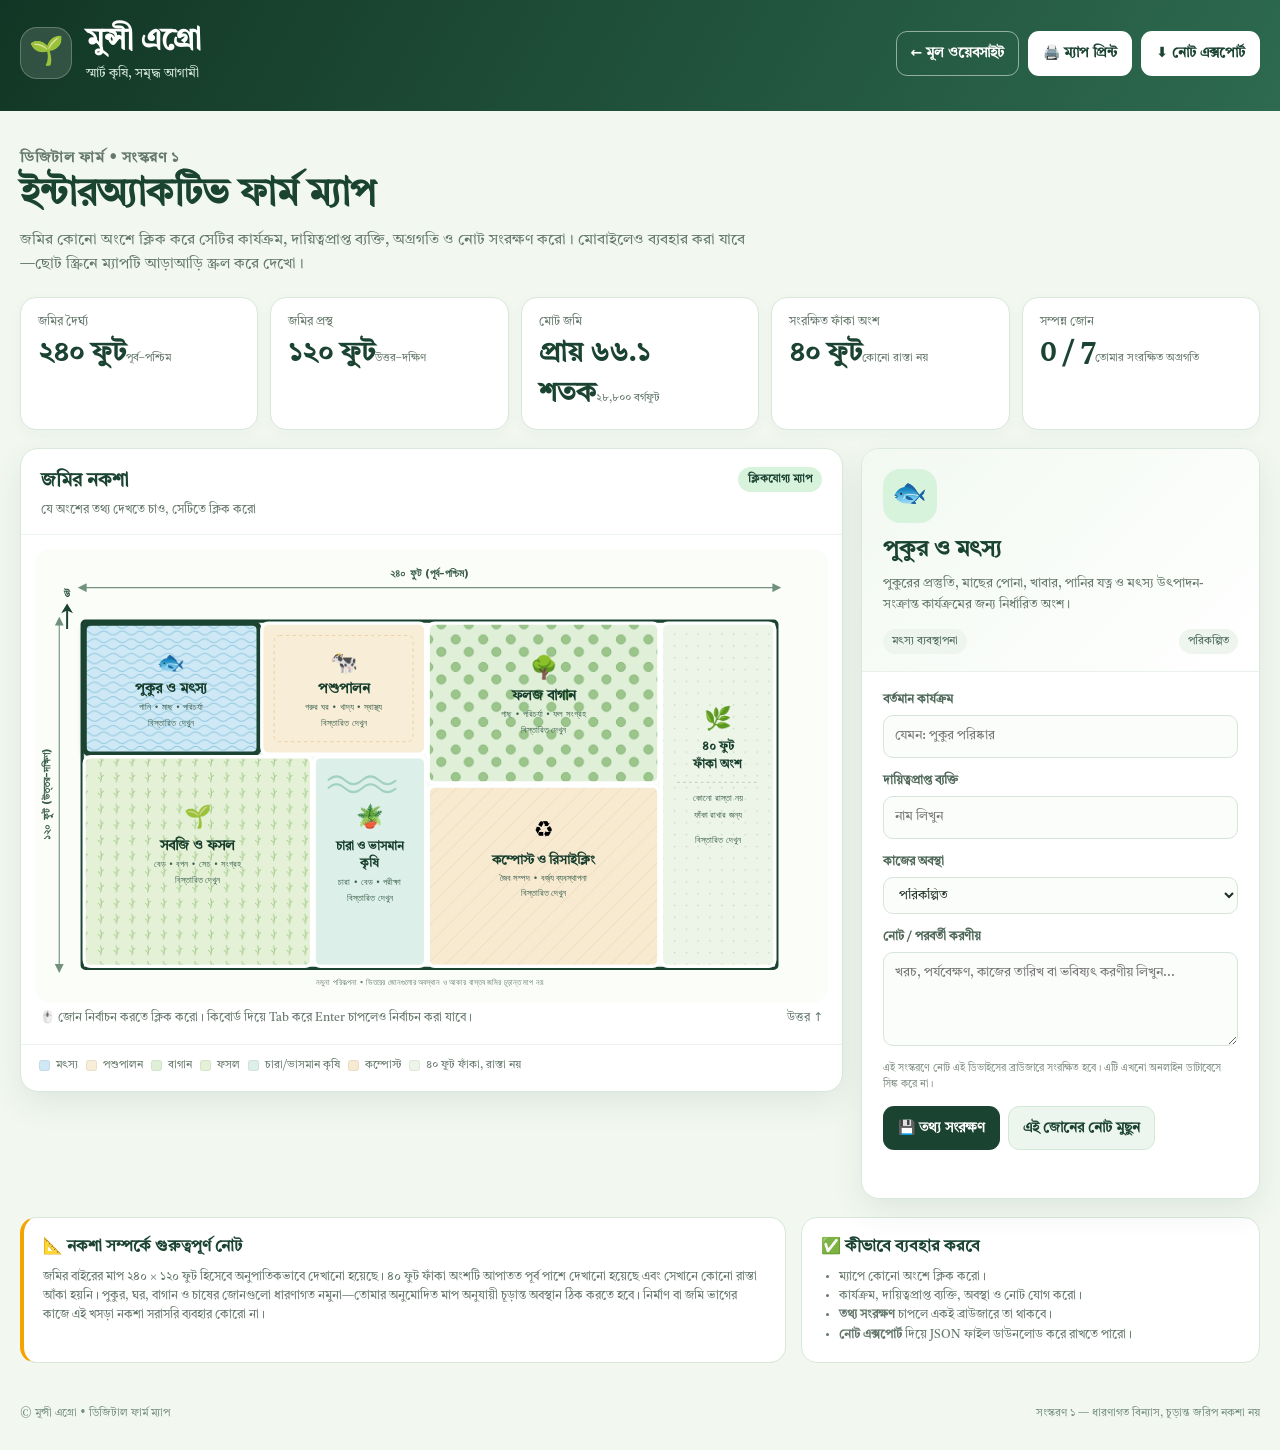
<file: interactive_farm_map.html>
<!DOCTYPE html>
<html lang="bn">
<head>
  <meta charset="UTF-8">
  <meta name="viewport" content="width=device-width, initial-scale=1, viewport-fit=cover">
  <meta name="theme-color" content="#1b4332">
  <meta name="description" content="মুন্সী এগ্রোর ক্লিকযোগ্য ডিজিটাল ফার্ম ম্যাপ—জমির অংশ, কৃষি কার্যক্রম ও ব্যবস্থাপনার নোট এক জায়গায়।">
  <title>ইন্টারঅ্যাকটিভ ফার্ম ম্যাপ | মুন্সী এগ্রো</title>
  <link rel="preconnect" href="https://fonts.googleapis.com">
  <link rel="preconnect" href="https://fonts.gstatic.com" crossorigin>
  <link href="https://fonts.googleapis.com/css2?family=Tiro+Bangla&display=swap" rel="stylesheet">
  <script>if(new URLSearchParams(location.search).get('public')==='1')document.documentElement.classList.add('public-farm-map');</script>
  <style>
    :root{--forest:#1b4332;--green:#2d6a4f;--leaf:#40916c;--mint:#d8f3dc;--pale:#f2f8f0;--ink:#1d2e24;--muted:#65786c;--line:#d9e7dc;--white:#fff;--gold:#f4a300;--blue:#cfe8f5;--sand:#f8edd6;--rose:#f5dddd;--shadow:0 12px 32px rgba(27,67,50,.09)}
    *{box-sizing:border-box}
    html{scroll-behavior:smooth}
    body{margin:0;background:var(--pale);color:var(--ink);font-family:'Tiro Bangla','Noto Serif Bengali',system-ui,sans-serif;line-height:1.6}
    button,input,select,textarea{font:inherit}
    button,a,select{touch-action:manipulation}
    a{color:inherit}
    .topbar{background:linear-gradient(120deg,#123625,#2d6a4f);color:#fff;padding:22px 20px 26px}
    .topbar-inner{max-width:1440px;margin:auto;display:flex;align-items:center;justify-content:space-between;gap:18px}
    .brand{display:flex;align-items:center;gap:14px;text-decoration:none;min-width:0}
    .brand-mark{width:52px;height:52px;display:grid;place-items:center;flex:none;background:rgba(255,255,255,.13);border:1px solid rgba(255,255,255,.24);border-radius:17px;font-size:28px}
    .brand h1{margin:0;font-size:clamp(21px,3vw,30px);line-height:1.3}
    .brand p{margin:3px 0 0;color:#d7eadb;font-size:13px}
    .top-actions{display:flex;gap:9px;flex-wrap:wrap;justify-content:flex-end}
    .btn{border:1px solid transparent;border-radius:11px;padding:10px 14px;cursor:pointer;text-decoration:none;display:inline-flex;align-items:center;justify-content:center;gap:7px;font-weight:700;font-size:14px;transition:transform .15s,background .15s,border-color .15s}
    .btn:hover{transform:translateY(-1px)}
    .btn-light{background:#fff;color:var(--forest)}.btn-outline{border-color:rgba(255,255,255,.5);color:#fff;background:transparent}
    main{max-width:1440px;margin:auto;padding:24px 20px 42px}
    .intro{display:flex;align-items:flex-end;justify-content:space-between;gap:20px;margin:3px 0 20px}
    .eyebrow{margin:0 0 5px;color:var(--green);font-size:13px;font-weight:700;letter-spacing:.04em}
    .intro h2{margin:0;font-size:clamp(25px,3.4vw,38px);line-height:1.3;color:var(--forest)}
    .intro p{max-width:730px;margin:9px 0 0;color:var(--muted);font-size:15px}
    .stats{display:grid;grid-template-columns:repeat(5,minmax(0,1fr));gap:12px;margin-bottom:18px}
    .stat{background:var(--white);border:1px solid var(--line);border-radius:16px;padding:15px 17px;box-shadow:0 4px 14px rgba(27,67,50,.035);min-width:0}
    .stat .label{font-size:12px;color:var(--muted);display:block;margin-bottom:3px}.stat .value{color:var(--forest);font-weight:800;font-size:clamp(20px,2.4vw,28px);line-height:1.4}.stat small{color:var(--muted);font-size:11px}
    .workspace{display:grid;grid-template-columns:minmax(0,1.65fr) minmax(320px,.8fr);gap:18px;align-items:start}
    .card{background:var(--white);border:1px solid var(--line);border-radius:18px;box-shadow:var(--shadow);min-width:0;overflow:hidden}
    .card-head{padding:18px 20px 14px;display:flex;align-items:flex-start;justify-content:space-between;gap:14px;border-bottom:1px solid #edf3ee}
    .card-head h3{margin:0;font-size:19px;color:var(--forest)}.card-head p{margin:4px 0 0;color:var(--muted);font-size:12px}
    .tag{background:var(--mint);color:var(--forest);border-radius:999px;padding:4px 10px;font-size:11px;font-weight:700;white-space:nowrap}
    .map-scroll{overflow:auto;padding:14px 14px 7px;overscroll-behavior-x:contain}
    .farm-svg{display:block;width:100%;min-width:690px;height:auto;border-radius:14px;background:#fbfdf9}
    .farm-zone{cursor:pointer;outline:none;transition:filter .14s}
    .farm-zone .zone-bg{stroke:#fff;stroke-width:5;transition:stroke .15s,filter .15s}
    .farm-zone:hover .zone-bg,.farm-zone:focus .zone-bg{stroke:#f4a300;stroke-width:7;filter:brightness(1.03)}
    .farm-zone.selected .zone-bg{stroke:#1b4332;stroke-width:8;filter:drop-shadow(0 3px 3px rgba(27,67,50,.2))}
    .zone-title{font-family:'Tiro Bangla',sans-serif;font-size:22px;fill:#163d2b;font-weight:700;pointer-events:none;text-anchor:middle}
    .zone-sub{font-family:system-ui,sans-serif;font-size:13px;fill:#3e6250;pointer-events:none;text-anchor:middle}
    .zone-emoji{font-size:34px;text-anchor:middle;pointer-events:none}
    .dimension{font:700 17px system-ui,sans-serif;fill:#385c48}.dimension-small{font:12px system-ui,sans-serif;fill:#668072}
    .map-caption{display:flex;gap:10px;justify-content:space-between;align-items:flex-start;padding:0 19px 16px;color:var(--muted);font-size:12px}
    .legend{display:flex;gap:8px;flex-wrap:wrap;padding:12px 18px 17px;border-top:1px solid #edf3ee}
    .legend span{display:inline-flex;align-items:center;gap:6px;color:var(--muted);font-size:11px}.swatch{display:inline-block;width:11px;height:11px;border-radius:3px;border:1px solid rgba(0,0,0,.06)}
    .detail-card{position:sticky;top:15px}
    .detail-top{padding:20px 21px 17px;background:linear-gradient(135deg,#f2f9f1,#fff);border-bottom:1px solid #eaf1eb}
    .detail-icon{width:54px;height:54px;border-radius:17px;display:grid;place-items:center;background:#d8f3dc;font-size:28px;margin-bottom:12px}
    .detail-top h3{margin:0;color:var(--forest);font-size:23px;line-height:1.4}.detail-top p{margin:7px 0 0;color:var(--muted);font-size:13px}
    .zone-meta{display:flex;align-items:center;justify-content:space-between;gap:10px;margin-top:13px}.meta-chip{font-size:11px;padding:4px 9px;border-radius:999px;background:#eef4ee;color:#496858}
    .detail-form{padding:19px 21px 21px}.field{margin-bottom:14px}.field label{display:block;font-size:12px;color:#4e6758;font-weight:700;margin-bottom:5px}.field input,.field select,.field textarea{width:100%;border:1px solid #d6e4d9;background:#fbfdfb;border-radius:10px;padding:10px 11px;outline:none;color:var(--ink);font-size:13px}.field input:focus,.field select:focus,.field textarea:focus{border-color:var(--leaf);box-shadow:0 0 0 3px rgba(64,145,108,.12)}.field textarea{min-height:94px;resize:vertical}.hint{display:block;font-size:10px;color:#829287;margin-top:4px}
    .form-actions{display:flex;gap:8px;flex-wrap:wrap}.btn-primary{background:var(--forest);color:white}.btn-soft{background:#edf6ee;border-color:#d4e8d8;color:var(--forest)}.btn-muted{background:#f4f6f4;border-color:#e2e8e3;color:#5b6c60}.btn-danger{background:#fff0ed;color:#98452f;border-color:#f2d3cd}
    .save-status{font-size:11px;color:var(--green);min-height:19px;margin:8px 0 0}
    .tips{display:grid;grid-template-columns:1.25fr .75fr;gap:15px;margin-top:18px}
    .tip-card{background:#fff;border:1px solid var(--line);border-radius:16px;padding:17px 19px}.tip-card h3{margin:0 0 7px;font-size:16px;color:var(--forest)}.tip-card p,.tip-card li{color:var(--muted);font-size:12px;margin-top:0}.tip-card ul{padding-left:18px;margin:6px 0 0}.warning{border-left:4px solid var(--gold)}
    footer{max-width:1440px;margin:0 auto;padding:0 20px 28px;color:#789081;font-size:11px;display:flex;justify-content:space-between;gap:12px;flex-wrap:wrap}
    .toast{position:fixed;bottom:18px;left:50%;transform:translate(-50%,20px);opacity:0;background:#153d2a;color:#fff;padding:11px 16px;border-radius:12px;box-shadow:0 8px 30px #0002;font-size:13px;pointer-events:none;transition:all .2s;z-index:50}.toast.show{opacity:1;transform:translate(-50%,0)}
    @media(max-width:1020px){.stats{grid-template-columns:repeat(3,minmax(0,1fr))}.workspace{grid-template-columns:minmax(0,1fr)}.detail-card{position:static}.detail-card{display:grid;grid-template-columns:.85fr 1.15fr}.detail-top{border-bottom:0;border-right:1px solid #eaf1eb}.detail-form{padding-top:20px}.tips{grid-template-columns:1fr 1fr}}
    @media(max-width:680px){.stats{grid-template-columns:repeat(2,minmax(0,1fr))}.topbar{padding:17px 14px 20px}.topbar-inner{align-items:flex-start;flex-direction:column}.top-actions{justify-content:flex-start}.btn{font-size:12px;padding:9px 11px}.brand-mark{width:45px;height:45px}.brand p{font-size:11px}main{padding:19px 12px 28px}.intro{display:block}.stats{grid-template-columns:repeat(2,minmax(0,1fr));gap:9px}.stat{padding:12px}.card-head{padding:15px 15px 12px}.map-scroll{padding:10px 8px 5px}.map-caption{padding:0 12px 13px;display:block}.detail-card{display:block}.detail-top{border-right:0;border-bottom:1px solid #eaf1eb;padding:17px}.detail-form{padding:17px}.tips{grid-template-columns:1fr}.farm-svg{min-width:660px}footer{padding:0 12px 22px}}
    @media print{body{background:#fff}.topbar,.top-actions,.detail-form,.tips,footer,.toast{display:none!important}main{padding:0;max-width:none}.intro{margin:0 0 12px}.stats{grid-template-columns:repeat(4,1fr)}.workspace{display:block}.map-card{box-shadow:none;break-inside:avoid}.detail-card{display:none}.map-scroll{overflow:visible}.farm-svg{min-width:0;width:100%}.legend{display:flex}.card{box-shadow:none}.map-caption{font-size:9px}}
  
    html.public-farm-map .topbar,html.public-farm-map .intro,html.public-farm-map .detail-form,html.public-farm-map .tips,html.public-farm-map footer,html.public-farm-map .toast{display:none!important}
    html.public-farm-map main{padding:10px 8px 14px}
    html.public-farm-map .stats{grid-template-columns:repeat(4,minmax(0,1fr));gap:8px;margin-bottom:12px}
    html.public-farm-map .stats .stat:last-child{display:none!important}
    html.public-farm-map .workspace{grid-template-columns:minmax(0,1fr) minmax(240px,.55fr);gap:12px}
    html.public-farm-map .detail-card{position:static}
    html.public-farm-map #zoneStatusBadge{display:none!important}
    html.public-farm-map .map-caption{font-size:11px}
    html.public-farm-map .map-caption span:first-child{font-size:0}
    html.public-farm-map .map-caption span:first-child:after{content:'জমির যেকোনো অংশে ক্লিক করে সংক্ষিপ্ত বিবরণ দেখুন।';font-size:11px}
    @media(max-width:680px){html.public-farm-map .stats{grid-template-columns:repeat(2,minmax(0,1fr))}html.public-farm-map .workspace{grid-template-columns:minmax(0,1fr)}html.public-farm-map .detail-card{display:block}}
</style>
</head>
<body>
  <header class="topbar">
    <div class="topbar-inner">
      <a class="brand" href="index.html" aria-label="মুন্সী এগ্রো মূল ওয়েবসাইটে ফিরুন">
        <div class="brand-mark" aria-hidden="true">🌱</div>
        <div><h1>মুন্সী এগ্রো</h1><p>স্মার্ট কৃষি, সমৃদ্ধ আগামী</p></div>
      </a>
      <div class="top-actions">
        <a class="btn btn-outline" href="index.html">← মূল ওয়েবসাইট</a>
        <button class="btn btn-light" type="button" id="printBtn">🖨️ ম্যাপ প্রিন্ট</button>
        <button class="btn btn-light" type="button" id="exportBtn">⬇️ নোট এক্সপোর্ট</button>
      </div>
    </div>
  </header>

  <main>
    <section class="intro">
      <div>
        <p class="eyebrow">ডিজিটাল ফার্ম • সংস্করণ ১</p>
        <h2>ইন্টারঅ্যাকটিভ ফার্ম ম্যাপ</h2>
        <p>জমির কোনো অংশে ক্লিক করে সেটির কার্যক্রম, দায়িত্বপ্রাপ্ত ব্যক্তি, অগ্রগতি ও নোট সংরক্ষণ করো। মোবাইলেও ব্যবহার করা যাবে—ছোট স্ক্রিনে ম্যাপটি আড়াআড়ি স্ক্রল করে দেখো।</p>
      </div>
    </section>

    <section class="stats" aria-label="জমির সংক্ষিপ্ত তথ্য">
      <div class="stat"><span class="label">জমির দৈর্ঘ্য</span><span class="value">২৪০ ফুট</span><small>পূর্ব–পশ্চিম</small></div>
      <div class="stat"><span class="label">জমির প্রস্থ</span><span class="value">১২০ ফুট</span><small>উত্তর–দক্ষিণ</small></div>
      <div class="stat"><span class="label">মোট জমি</span><span class="value">প্রায় ৬৬.১ শতক</span><small>২৮,৮০০ বর্গফুট</small></div>
      <div class="stat"><span class="label">সংরক্ষিত ফাঁকা অংশ</span><span class="value">৪০ ফুট</span><small>কোনো রাস্তা নয়</small></div>
      <div class="stat"><span class="label">সম্পন্ন জোন</span><span class="value" id="completedCount">০ / ৭</span><small>তোমার সংরক্ষিত অগ্রগতি</small></div>
    </section>

    <section class="workspace">
      <article class="card map-card">
        <div class="card-head">
          <div><h3>জমির নকশা</h3><p>যে অংশের তথ্য দেখতে চাও, সেটিতে ক্লিক করো</p></div>
          <span class="tag">ক্লিকযোগ্য ম্যাপ</span>
        </div>
        <div class="map-scroll" tabindex="0" aria-label="জমির নকশা, প্রয়োজনে আড়াআড়ি স্ক্রল করুন">
          <svg class="farm-svg" id="farmMap" viewBox="0 0 1210 690" role="group" aria-label="২৪০ ফুট বাই ১২০ ফুট জমির ইন্টারঅ্যাকটিভ নকশা">
            <defs>
              <pattern id="reservePattern" width="18" height="18" patternUnits="userSpaceOnUse"><rect width="18" height="18" fill="#edf5e8"/><circle cx="4" cy="4" r="1.2" fill="#c4d9bf"/></pattern>
              <pattern id="pondPattern" width="28" height="22" patternUnits="userSpaceOnUse"><rect width="28" height="22" fill="#cfe8f5"/><path d="M0 8 Q7 2 14 8 T28 8 M-14 18 Q-7 12 0 18 T14 18 T28 18" fill="none" stroke="#8fc9df" stroke-width="1.5"/></pattern>
              <pattern id="cropPattern" width="24" height="24" patternUnits="userSpaceOnUse"><rect width="24" height="24" fill="#e4f1d6"/><path d="M4 20 Q7 13 4 5 M4 13 L9 9 M4 16 L0 12" fill="none" stroke="#a2c88b" stroke-width="1.5"/></pattern>
              <pattern id="orchardPattern" width="42" height="42" patternUnits="userSpaceOnUse"><rect width="42" height="42" fill="#e0f0d8"/><circle cx="12" cy="12" r="7" fill="#9bc58a" stroke="#73a967"/><circle cx="32" cy="31" r="7" fill="#9bc58a" stroke="#73a967"/></pattern>
              <pattern id="compostPattern" width="28" height="28" patternUnits="userSpaceOnUse"><rect width="28" height="28" fill="#f7ead1"/><path d="M0 28 L28 0" stroke="#e7d4aa" stroke-width="1"/></pattern>
              <marker id="arrow" markerWidth="8" markerHeight="8" refX="4" refY="4" orient="auto-start-reverse"><path d="M0 0 L8 4 L0 8 Z" fill="#72917d"/></marker>
            </defs>
            <!-- North indicator -->
            <g aria-hidden="true"><path d="M49 122 L49 91" stroke="#1b4332" stroke-width="3"/><path d="M49 83 L40 98 L49 94 L58 98 Z" fill="#1b4332"/><text x="49" y="73" text-anchor="middle" font-size="14" font-weight="800" fill="#1b4332">উ</text></g>
            <!-- Overall length and width dimensions -->
            <line x1="72" y1="59" x2="1132" y2="59" stroke="#72917d" stroke-width="1.7" marker-start="url(#arrow)" marker-end="url(#arrow)"/>
            <text x="602" y="43" class="dimension" text-anchor="middle">২৪০ ফুট (পূর্ব–পশ্চিম)</text>
            <line x1="37" y1="110" x2="37" y2="640" stroke="#72917d" stroke-width="1.7" marker-start="url(#arrow)" marker-end="url(#arrow)"/>
            <text x="23" y="374" class="dimension" text-anchor="middle" transform="rotate(-90 23 374)">১২০ ফুট (উত্তর–দক্ষিণ)</text>
            <!-- Plot boundary -->
            <rect x="72" y="110" width="1060" height="530" rx="5" fill="#f8fcf6" stroke="#1b4332" stroke-width="5"/>

            <!-- Zone: pond and fish -->
            <g class="farm-zone selected" data-zone="pond" tabindex="0" role="button" aria-label="পুকুর ও মৎস্য জোন নির্বাচন করুন" aria-pressed="true">
              <rect class="zone-bg" x="75" y="113" width="267" height="200" rx="10" fill="url(#pondPattern)"/>
              <text class="zone-emoji" x="208" y="184">🐟</text><text class="zone-title" x="208" y="220">পুকুর ও মৎস্য</text><text class="zone-sub" x="208" y="246">পানি • মাছ • পরিচর্যা</text><text class="zone-sub" x="208" y="270">বিস্তারিত দেখুন</text>
            </g>
            <!-- Zone: livestock -->
            <g class="farm-zone" data-zone="livestock" tabindex="0" role="button" aria-label="পশুপালন জোন নির্বাচন করুন" aria-pressed="false">
              <rect class="zone-bg" x="346" y="113" width="250" height="200" rx="10" fill="#f8edd6"/>
              <rect x="365" y="132" width="212" height="162" rx="8" fill="none" stroke="#e9d3a8" stroke-width="1.5" stroke-dasharray="5 5"/>
              <text class="zone-emoji" x="471" y="184">🐄</text><text class="zone-title" x="471" y="220">পশুপালন</text><text class="zone-sub" x="471" y="246">গরুর ঘর • খাদ্য • স্বাস্থ্য</text><text class="zone-sub" x="471" y="270">বিস্তারিত দেখুন</text>
            </g>
            <!-- Zone: orchard -->
            <g class="farm-zone" data-zone="orchard" tabindex="0" role="button" aria-label="ফলজ বাগান জোন নির্বাচন করুন" aria-pressed="false">
              <rect class="zone-bg" x="600" y="113" width="352" height="244" rx="10" fill="url(#orchardPattern)"/>
              <text class="zone-emoji" x="776" y="192">🌳</text><text class="zone-title" x="776" y="231">ফলজ বাগান</text><text class="zone-sub" x="776" y="257">গাছ • পরিচর্যা • ফল সংগ্রহ</text><text class="zone-sub" x="776" y="281">বিস্তারিত দেখুন</text>
            </g>
            <!-- Zone: crops -->
            <g class="farm-zone" data-zone="crops" tabindex="0" role="button" aria-label="সবজি ও ফসল জোন নির্বাচন করুন" aria-pressed="false">
              <rect class="zone-bg" x="75" y="317" width="347" height="320" rx="10" fill="url(#cropPattern)"/>
              <text class="zone-emoji" x="248" y="420">🌱</text><text class="zone-title" x="248" y="460">সবজি ও ফসল</text><text class="zone-sub" x="248" y="486">বেড • বপন • সেচ • সংগ্রহ</text><text class="zone-sub" x="248" y="510">বিস্তারিত দেখুন</text>
            </g>
            <!-- Zone: nursery/floating beds -->
            <g class="farm-zone" data-zone="nursery" tabindex="0" role="button" aria-label="চারা ও ভাসমান কৃষি জোন নির্বাচন করুন" aria-pressed="false">
              <rect class="zone-bg" x="426" y="317" width="170" height="320" rx="10" fill="#dcefe9"/>
              <path d="M447 353 Q460 341 473 353 T499 353 T525 353 T551 353" fill="none" stroke="#a2d1c3" stroke-width="3"/><path d="M447 365 Q460 353 473 365 T499 365 T525 365 T551 365" fill="none" stroke="#a2d1c3" stroke-width="3"/>
              <text class="zone-emoji" x="511" y="420">🪴</text><text class="zone-title" x="511" y="460" style="font-size:19px">চারা ও ভাসমান</text><text class="zone-title" x="511" y="485" style="font-size:19px">কৃষি</text><text class="zone-sub" x="511" y="512">চারা • বেড • পরীক্ষা</text><text class="zone-sub" x="511" y="537">বিস্তারিত দেখুন</text>
            </g>
            <!-- Zone: compost/circular resources -->
            <g class="farm-zone" data-zone="compost" tabindex="0" role="button" aria-label="কম্পোস্ট ও রিসাইক্লিং জোন নির্বাচন করুন" aria-pressed="false">
              <rect class="zone-bg" x="600" y="362" width="352" height="275" rx="10" fill="url(#compostPattern)"/>
              <text class="zone-emoji" x="776" y="440">♻️</text><text class="zone-title" x="776" y="480" style="font-size:20px">কম্পোস্ট ও রিসাইক্লিং</text><text class="zone-sub" x="776" y="506">জৈব সম্পদ • বর্জ্য ব্যবস্থাপনা</text><text class="zone-sub" x="776" y="530">বিস্তারিত দেখুন</text>
            </g>
            <!-- Reserved strip: deliberately no road shown -->
            <g class="farm-zone" data-zone="reserve" tabindex="0" role="button" aria-label="৪০ ফুট ফাঁকা সংরক্ষিত অংশ নির্বাচন করুন" aria-pressed="false">
              <rect class="zone-bg" x="956" y="113" width="173" height="524" rx="10" fill="url(#reservePattern)"/>
              <text class="zone-emoji" x="1042" y="270">🌿</text>
              <text class="zone-title" x="1042" y="307" style="font-size:19px">৪০ ফুট</text><text class="zone-title" x="1042" y="334" style="font-size:19px">ফাঁকা অংশ</text>
              <line x1="980" y1="356" x2="1105" y2="356" stroke="#b7cfb3" stroke-width="1.5" stroke-dasharray="4 5"/>
              <text class="zone-sub" x="1042" y="384">কোনো রাস্তা নয়</text><text class="zone-sub" x="1042" y="410">ফাঁকা রাখার জন্য</text><text class="zone-sub" x="1042" y="448">বিস্তারিত দেখুন</text>
            </g>
            <text x="602" y="666" text-anchor="middle" class="dimension-small">নমুনা পরিকল্পনা • ভিতরের জোনগুলোর অবস্থান ও আকার বাস্তব জমির চূড়ান্ত মাপ নয়</text>
          </svg>
        </div>
        <div class="map-caption"><span>🖱️ জোন নির্বাচন করতে ক্লিক করো। কিবোর্ড দিয়ে Tab করে Enter চাপলেও নির্বাচন করা যাবে।</span><span>উত্তর ↑</span></div>
        <div class="legend" aria-label="ম্যাপের লেজেন্ড">
          <span><i class="swatch" style="background:#cfe8f5"></i>মৎস্য</span>
          <span><i class="swatch" style="background:#f8edd6"></i>পশুপালন</span>
          <span><i class="swatch" style="background:#e0f0d8"></i>বাগান</span>
          <span><i class="swatch" style="background:#e4f1d6"></i>ফসল</span>
          <span><i class="swatch" style="background:#dcefe9"></i>চারা/ভাসমান কৃষি</span>
          <span><i class="swatch" style="background:#f7ead1"></i>কম্পোস্ট</span>
          <span><i class="swatch" style="background:#edf5e8"></i>৪০ ফুট ফাঁকা, রাস্তা নয়</span>
        </div>
      </article>

      <aside class="card detail-card" aria-live="polite">
        <div class="detail-top">
          <div class="detail-icon" id="detailIcon">🐟</div>
          <h3 id="detailTitle">পুকুর ও মৎস্য</h3>
          <p id="detailDescription">পুকুরের প্রস্তুতি, মাছের পোনা, খাবার, পানি ও উৎপাদনের তথ্য গুছিয়ে রাখো।</p>
          <div class="zone-meta"><span class="meta-chip" id="zoneType">মৎস্য ব্যবস্থাপনা</span><span class="meta-chip" id="zoneStatusBadge">পরিকল্পিত</span></div>
        </div>
        <form class="detail-form" id="zoneForm">
          <div class="field"><label for="activityInput">বর্তমান কার্যক্রম</label><input id="activityInput" maxlength="100" placeholder="যেমন: পুকুর পরিষ্কার" autocomplete="off"></div>
          <div class="field"><label for="responsibleInput">দায়িত্বপ্রাপ্ত ব্যক্তি</label><input id="responsibleInput" maxlength="80" placeholder="নাম লিখুন" autocomplete="off"></div>
          <div class="field"><label for="statusSelect">কাজের অবস্থা</label><select id="statusSelect"><option value="planned">পরিকল্পিত</option><option value="active">চলমান</option><option value="done">সম্পন্ন</option><option value="paused">সাময়িক বিরতি</option></select></div>
          <div class="field"><label for="notesInput">নোট / পরবর্তী করণীয়</label><textarea id="notesInput" maxlength="1500" placeholder="খরচ, পর্যবেক্ষণ, কাজের তারিখ বা ভবিষ্যৎ করণীয় লিখুন..."></textarea><span class="hint">এই সংস্করণে নোট এই ডিভাইসের ব্রাউজারে সংরক্ষিত হবে। এটি এখনো অনলাইন ডাটাবেসে সিঙ্ক করে না।</span></div>
          <div class="form-actions"><button class="btn btn-primary" type="submit">💾 তথ্য সংরক্ষণ</button><button class="btn btn-soft" type="button" id="clearZoneBtn">এই জোনের নোট মুছুন</button></div>
          <p class="save-status" id="saveStatus" role="status"></p>
        </form>
      </aside>
    </section>

    <section class="tips">
      <article class="tip-card warning">
        <h3>📐 নকশা সম্পর্কে গুরুত্বপূর্ণ নোট</h3>
        <p>জমির বাইরের মাপ ২৪০ × ১২০ ফুট হিসেবে অনুপাতিকভাবে দেখানো হয়েছে। ৪০ ফুট ফাঁকা অংশটি আপাতত পূর্ব পাশে দেখানো হয়েছে এবং সেখানে কোনো রাস্তা আঁকা হয়নি। পুকুর, ঘর, বাগান ও চাষের জোনগুলো ধারণাগত নমুনা—তোমার অনুমোদিত মাপ অনুযায়ী চূড়ান্ত অবস্থান ঠিক করতে হবে। নির্মাণ বা জমি ভাগের কাজে এই খসড়া নকশা সরাসরি ব্যবহার কোরো না।</p>
      </article>
      <article class="tip-card">
        <h3>✅ কীভাবে ব্যবহার করবে</h3>
        <ul><li>ম্যাপে কোনো অংশে ক্লিক করো।</li><li>কার্যক্রম, দায়িত্বপ্রাপ্ত ব্যক্তি, অবস্থা ও নোট যোগ করো।</li><li><b>তথ্য সংরক্ষণ</b> চাপলে একই ব্রাউজারে তা থাকবে।</li><li><b>নোট এক্সপোর্ট</b> দিয়ে JSON ফাইল ডাউনলোড করে রাখতে পারো।</li></ul>
      </article>
    </section>
  </main>

  <footer><span>© মুন্সী এগ্রো • ডিজিটাল ফার্ম ম্যাপ</span><span>সংস্করণ ১ — ধারণাগত বিন্যাস, চূড়ান্ত জরিপ নকশা নয়</span></footer>
  <div class="toast" id="toast" role="status" aria-live="polite"></div>

  <script>
    (() => {
      'use strict';
      const IS_PUBLIC_VIEW = new URLSearchParams(location.search).get('public') === '1';
      const STORAGE_KEY = 'munshiAgroInteractiveFarmMap_v1';
      const statusLabels = { planned: 'পরিকল্পিত', active: 'চলমান', done: 'সম্পন্ন', paused: 'সাময়িক বিরতি' };
      const zones = {
        pond: {title:'পুকুর ও মৎস্য', icon:'🐟', type:'মৎস্য ব্যবস্থাপনা', description:'পুকুরের প্রস্তুতি, মাছের পোনা, খাবার, পানির যত্ন ও মৎস্য উৎপাদন-সংক্রান্ত কার্যক্রমের জন্য নির্ধারিত অংশ।', activity:'', responsible:'', status:'planned', notes:''},
        livestock: {title:'পশুপালন', icon:'🐄', type:'পশু ব্যবস্থাপনা', description:'গরুর ঘর, খাদ্য, স্বাস্থ্য পরীক্ষা, টিকা, দুধ ও অন্যান্য পশুপালন কার্যক্রমের জন্য নির্ধারিত অংশ।', activity:'', responsible:'', status:'planned', notes:''},
        orchard: {title:'ফলজ বাগান', icon:'🌳', type:'বাগান ব্যবস্থাপনা', description:'গাছের ধরন, রোপণ, সার, ছাঁটাই, পরিচর্যা ও ফল সংগ্রহের জন্য পরিকল্পিত অংশ।', activity:'', responsible:'', status:'planned', notes:''},
        crops: {title:'সবজি ও ফসল', icon:'🌱', type:'ফসল ব্যবস্থাপনা', description:'বীজ বপন, সেচ, সার, রোগবালাই পর্যবেক্ষণ ও ফসল সংগ্রহের জন্য নির্ধারিত অংশ।', activity:'', responsible:'', status:'planned', notes:''},
        nursery: {title:'চারা ও ভাসমান কৃষি', icon:'🪴', type:'চারা ও পরীক্ষামূলক চাষ', description:'চারা উৎপাদন, ভাসমান বেড, বীজতলা ও পরীক্ষামূলক চাষের জন্য পরিকল্পিত অংশ।', activity:'', responsible:'', status:'planned', notes:''},
        compost: {title:'কম্পোস্ট ও রিসাইক্লিং', icon:'♻️', type:'সার্কুলার কৃষি', description:'জৈব বর্জ্য ব্যবস্থাপনা, কম্পোস্ট তৈরি ও খামারের সম্পদ পুনর্ব্যবহারের জন্য পরিকল্পিত অংশ।', activity:'', responsible:'', status:'planned', notes:''},
        reserve: {title:'৪০ ফুট ফাঁকা অংশ', icon:'🌿', type:'সংরক্ষিত ফাঁকা এলাকা', description:'এই অংশটি ফাঁকা রাখার জন্য চিহ্নিত। এখানে কোনো রাস্তা দেখানো হয়নি। বাস্তব নকশা অনুযায়ী এই অংশের অবস্থান নিশ্চিত করো.', activity:'ফাঁকা রাখা', responsible:'', status:'planned', notes:'এই অংশে কোনো রাস্তা হবে না।'}
      };
      let selectedId = 'pond';
      let state = IS_PUBLIC_VIEW ? {} : loadState();
      const $ = id => document.getElementById(id);
      const fieldIds = { activity:'activityInput', responsible:'responsibleInput', status:'statusSelect', notes:'notesInput' };
      function loadState(){
        try {
          const raw = localStorage.getItem(STORAGE_KEY);
          if (!raw) return {};
          const parsed = JSON.parse(raw);
          return parsed && typeof parsed === 'object' ? parsed : {};
        } catch (err) { return {}; }
      }
      function dataFor(id){ return {...zones[id], ...(state[id] || {})}; }
      function persistState(){
        if (IS_PUBLIC_VIEW) return false;
        try { localStorage.setItem(STORAGE_KEY, JSON.stringify(state)); return true; }
        catch (err) { showToast('ব্রাউজারে সংরক্ষণ করা যায়নি। স্টোরেজ সীমা বা প্রাইভেট মোড পরীক্ষা করো।'); return false; }
      }
      function showToast(message){
        const el=$('toast'); el.textContent=message; el.classList.add('show');
        window.clearTimeout(showToast._timer); showToast._timer=window.setTimeout(()=>el.classList.remove('show'),2600);
      }
      function selectZone(id){
        if (!zones[id]) return;
        selectedId=id;
        document.querySelectorAll('.farm-zone').forEach(el=>{
          const active=el.dataset.zone===id;
          el.classList.toggle('selected', active);
          el.setAttribute('aria-pressed', active ? 'true' : 'false');
        });
        const z=dataFor(id);
        $('detailIcon').textContent=z.icon;
        $('detailTitle').textContent=z.title;
        $('detailDescription').textContent=z.description;
        $('zoneType').textContent=z.type;
        $('zoneStatusBadge').textContent=statusLabels[z.status] || statusLabels.planned;
        for (const [key, inputId] of Object.entries(fieldIds)) $(inputId).value=z[key] || (key==='status'?'planned':'');
        $('saveStatus').textContent='';
      }
      function updateStats(){
        const completed=Object.keys(zones).filter(id=>(state[id]?.status || zones[id].status)==='done').length;
        if ($('completedCount')) $('completedCount').textContent=`${completed} / ${Object.keys(zones).length}`;
        if ($('zoneStatusBadge')) $('zoneStatusBadge').textContent=statusLabels[dataFor(selectedId).status] || statusLabels.planned;
      }
      document.querySelectorAll('.farm-zone').forEach(el=>{
        el.addEventListener('click',()=>selectZone(el.dataset.zone));
        el.addEventListener('keydown',ev=>{ if(ev.key==='Enter'||ev.key===' '){ev.preventDefault();selectZone(el.dataset.zone);} });
      });
      if (!IS_PUBLIC_VIEW) {
      $('statusSelect').addEventListener('change',()=>{ $('zoneStatusBadge').textContent=statusLabels[$('statusSelect').value] || statusLabels.planned; });
      $('zoneForm').addEventListener('submit',ev=>{
        ev.preventDefault();
        const previous=dataFor(selectedId);
        state[selectedId]={
          title: previous.title, icon: previous.icon, type: previous.type, description: previous.description,
          activity:$('activityInput').value.trim(), responsible:$('responsibleInput').value.trim(),
          status:$('statusSelect').value, notes:$('notesInput').value.trim(), updatedAt:new Date().toISOString()
        };
        if (persistState()) {
          $('saveStatus').textContent='✓ এই ডিভাইসের ব্রাউজারে সংরক্ষিত হয়েছে';
          $('zoneStatusBadge').textContent=statusLabels[state[selectedId].status] || statusLabels.planned;
          updateStats(); showToast('জোনের তথ্য সংরক্ষণ হয়েছে।');
        }
      });
      $('clearZoneBtn').addEventListener('click',()=>{
        if(!window.confirm('এই জোনের সংরক্ষিত কার্যক্রম, দায়িত্বপ্রাপ্ত ব্যক্তি ও নোট মুছে ফেলবে?')) return;
        delete state[selectedId]; persistState(); selectZone(selectedId); updateStats(); showToast('এই জোনের সংরক্ষিত নোট মুছে ফেলা হয়েছে।');
      });
      $('printBtn').addEventListener('click',()=>window.print());
      $('exportBtn').addEventListener('click',()=>{
        const payload={app:'Munshi Agro Interactive Farm Map',version:1,exportedAt:new Date().toISOString(),plot:{lengthFt:240,widthFt:120,reservedWidthFt:40,reservedAreaRoad:false},notice:'Illustrative zone layout, not a surveyed plan.',zones:Object.fromEntries(Object.keys(zones).map(id=>[id,dataFor(id)]))};
        const blob=new Blob([JSON.stringify(payload,null,2)],{type:'application/json;charset=utf-8'});
        const url=URL.createObjectURL(blob); const a=document.createElement('a');
        a.href=url; a.download='munshi-agro-farm-map-notes.json'; document.body.appendChild(a); a.click(); a.remove(); URL.revokeObjectURL(url);
        showToast('জোনের নোট JSON ফাইলে এক্সপোর্ট হয়েছে।');
      });
      }
      selectZone(selectedId); updateStats();
    })();
  </script>
</body>
</html>
</file>
